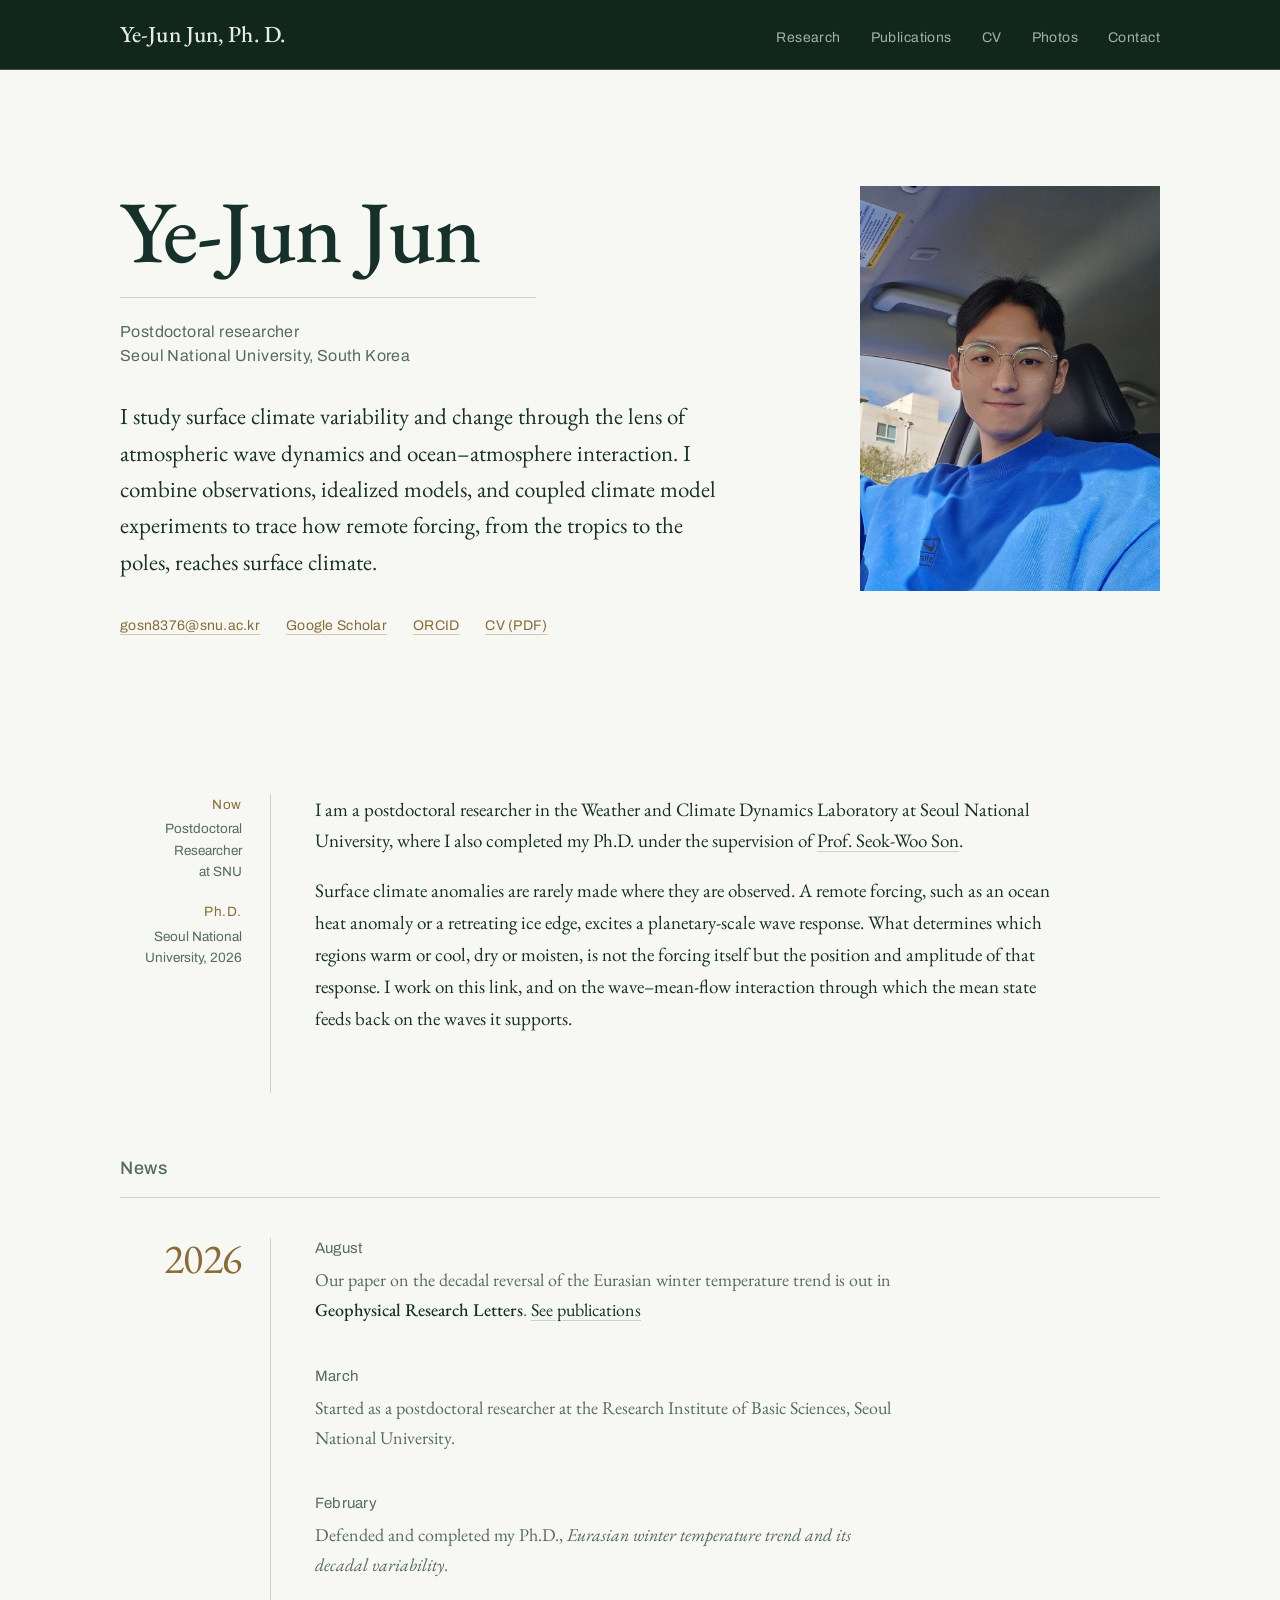
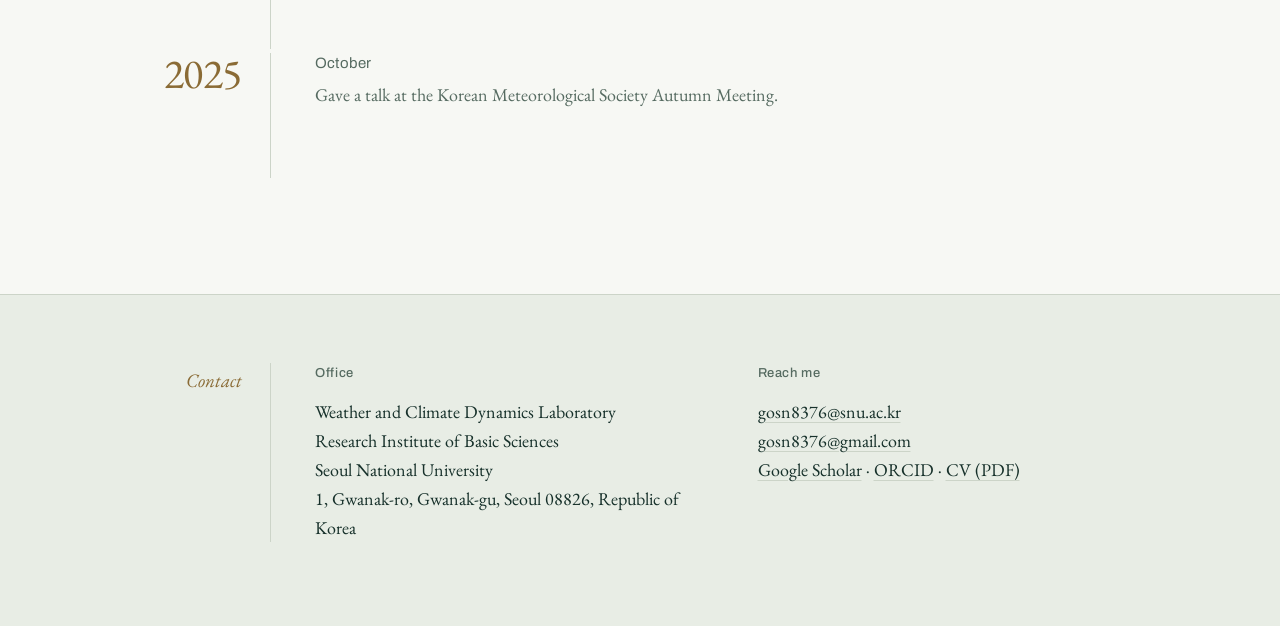
<file: index.html>
<!DOCTYPE html>
<html lang="en">
<head>
<meta charset="utf-8">
<meta name="viewport" content="width=device-width, initial-scale=1">
<title>Ye-Jun Jun, Ph.D.</title>
<meta name="description" content="Ye-Jun Jun — polar climate and large-scale atmospheric dynamics: Eurasian winter temperature variability, Arctic–mid-latitude linkages, and ocean–atmosphere coupling.">
<link rel="preconnect" href="https://fonts.googleapis.com">
<link rel="preconnect" href="https://fonts.gstatic.com" crossorigin>
<link href="https://fonts.googleapis.com/css2?family=Archivo:wght@400;500&family=EB+Garamond:ital,wght@0,400;0,500;0,600;1,400;1,500&display=swap" rel="stylesheet">
<link rel="stylesheet" href="style.css">
</head>
<body>

<a class="skip" href="#main">Skip to content</a>

<!-- ===== Top bar — identical on all five pages ===== -->
<header class="topbar">
  <div class="wrap">
    <a class="wordmark" href="index.html">Ye-Jun Jun, Ph. D.</a>
    <nav class="topnav" aria-label="Main">
      <ul>
        <li><a href="research.html">Research</a></li>
        <li><a href="publications.html">Publications</a></li>
        <li><a href="cv.html">CV</a></li>
        <li><a href="photos.html">Photos</a></li>
        <li><a href="#contact">Contact</a></li>
      </ul>
    </nav>
  </div>
</header>

<section class="hero">
  <div class="wrap">
    <div>

      <h1 class="hero__name">
        Ye-Jun Jun
        <small>Postdoctoral researcher<br>Seoul National University, South Korea</small>
      </h1>

      <p class="hero__statement">
        I study surface climate variability and change through the lens of 
        atmospheric wave dynamics and ocean&ndash;atmosphere interaction. 
        I combine observations, idealized models, and coupled climate model experiments 
        to trace how remote forcing, from the tropics to the poles, reaches surface climate.
      </p>

      <p class="inline-links">
        <a href="mailto:gosn8376@snu.ac.kr">gosn8376@snu.ac.kr</a>
        <a href="https://scholar.google.com/citations?user=_xLb5V4AAAAJ&hl=en&oi=ao/">Google Scholar</a>
        <a href="https://orcid.org/0000-0001-9586-0190/">ORCID</a>
        <a href="cv.pdf">CV (PDF)</a>
      </p>
    </div>

    <img class="hero__portrait" src="images/portrait.jpeg" alt="Ye-Jun Jun">
  </div>
</section>

<main id="main">
<div class="wrap">

  <section class="band">
    <div class="stack">
      <div class="stack__mark">
        <dl class="factsheet">
          <dt>Now</dt>
          <dd>Postdoctoral Researcher<br>at SNU</dd>
          <dt>Ph.D.</dt>
          <dd>Seoul National<br>University, 2026</dd>
        </dl>
      </div>
      <div class="stack__items">
        <div class="prose">
          <p>
            I am a postdoctoral researcher in the Weather and Climate Dynamics
            Laboratory at Seoul National University, where I also completed my
            Ph.D. under the supervision of
            <a href="http://wcd.snu.ac.kr/">Prof. Seok-Woo Son</a>.
          </p>
          <p>
            Surface climate anomalies are rarely made where they are observed. A remote
            forcing, such as an ocean heat anomaly or a retreating
            ice edge, excites a planetary-scale wave response. What
            determines which regions warm or cool, dry or moisten, is not the
            forcing itself but the position and amplitude of that response. I work
            on this link, and on the wave&ndash;mean-flow interaction through which
            the mean state feeds back on the waves it supports.
          </p>
        </div>
      </div>
    </div>
  </section>

  <section class="band">
    <h2 class="band__head">News</h2>

    <div class="stack">
      <div class="stack__mark stack__mark--year">2026</div>
      <div class="stack__items">
        <article class="entry">
          <p class="entry__people">August</p>
          <p class="entry__note">
            Our paper on the decadal reversal of the Eurasian winter temperature
            trend is out in <strong>Geophysical Research Letters</strong>.
            <a href="publications.html">See publications</a>
          </p>
        </article>
        <article class="entry">
          <p class="entry__people">March</p>
          <p class="entry__note">
            Started as a postdoctoral researcher at the Research Institute of Basic
            Sciences, Seoul National University.
          </p>
        </article>
        <article class="entry">
          <p class="entry__people">February</p>
          <p class="entry__note">
            Defended and completed my Ph.D., <em>Eurasian winter temperature trend
            and its decadal variability</em>.
          </p>
        </article>
      </div>
    </div>

    <div class="stack">
      <div class="stack__mark stack__mark--year">2025</div>
      <div class="stack__items">
        <article class="entry">
          <p class="entry__people">October</p>
          <p class="entry__note">
            Gave a talk at the Korean Meteorological Society Autumn Meeting.
          </p>
        </article>
      </div>
    </div>
  </section>

</div>
</main>

<!-- ===== Footer — the "Contact" menu item points here ===== -->
<footer class="footer" id="contact">
  <div class="wrap">
    <p class="footer__label">Contact</p>
    <div class="footer__inner">
      <div class="footer__grid">
        <div>
          <h2>Office</h2>
          <address>
            Weather and Climate Dynamics Laboratory<br>
            Research Institute of Basic Sciences<br>
            Seoul National University<br>
            1, Gwanak-ro, Gwanak-gu, Seoul 08826, Republic of Korea
          </address>
        </div>
        <div>
          <h2>Reach me</h2>
          <address>
            <!-- TODO: replace the four links below with your own profile URLs -->
            <a href="mailto:gosn8376@snu.ac.kr">gosn8376@snu.ac.kr</a><br>
            <a href="mailto:gosn8376@gmail.com">gosn8376@gmail.com</a><br>
            <a href="https://scholar.google.com/citations?user=_xLb5V4AAAAJ&hl=en&oi=ao/">Google Scholar</a> &middot;
            <a href="https://orcid.org/0000-0001-9586-0190/">ORCID</a> &middot;
            <a href="cv.pdf">CV (PDF)</a>
          </address>
        </div>
      </div>
    </div>
  </div>
</footer>

</body>
</html>
</file>
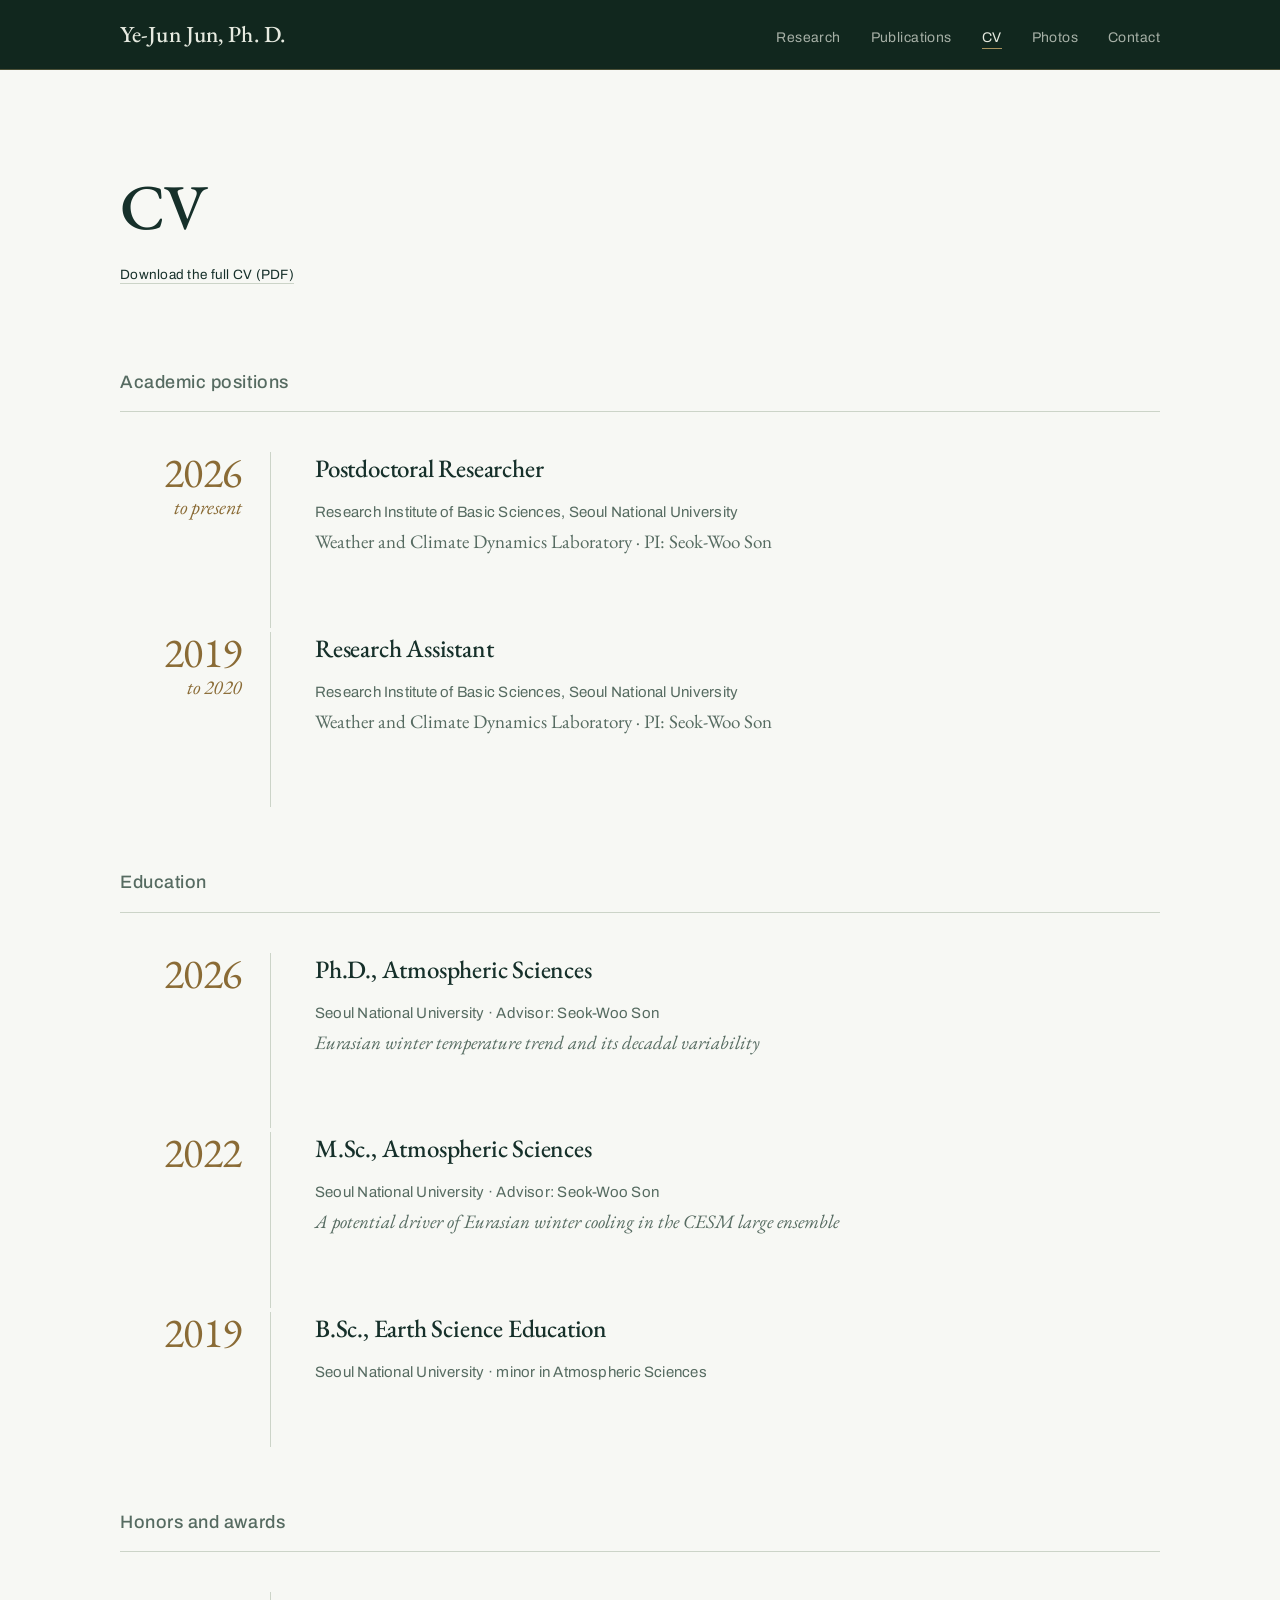
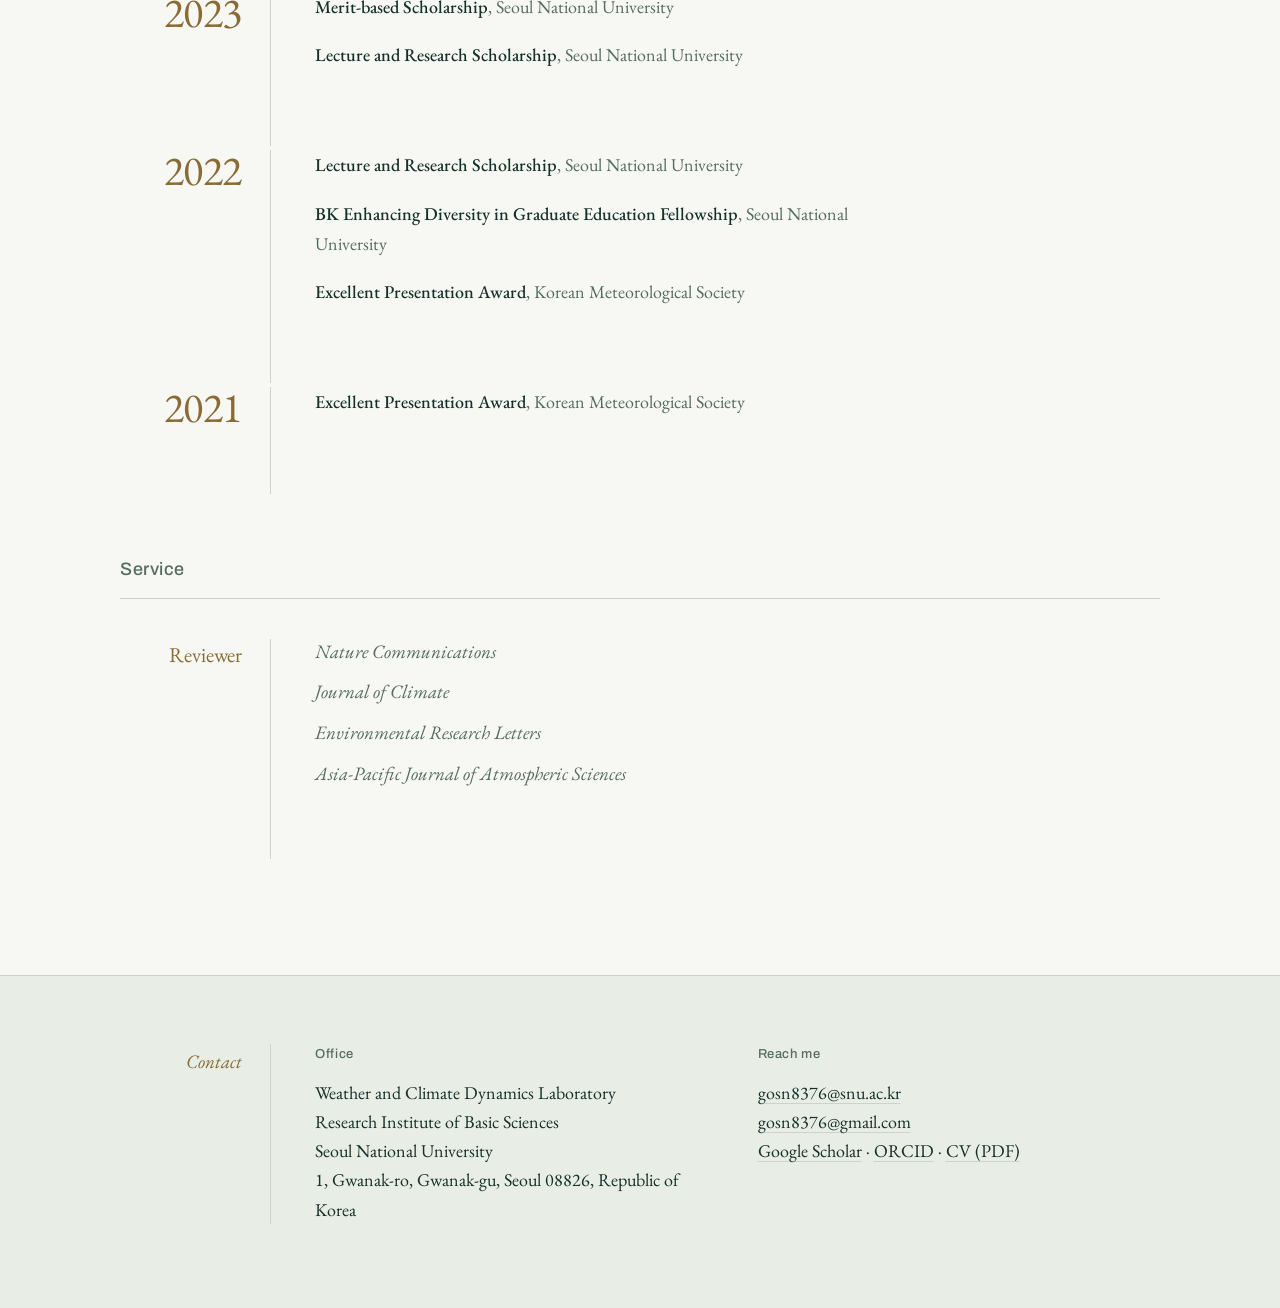
<file: cv.html>
<!DOCTYPE html>
<html lang="en">
<head>
<meta charset="utf-8">
<meta name="viewport" content="width=device-width, initial-scale=1">
<title>CV &middot; Ye-Jun Jun</title>
<meta name="description" content="Positions, education, awards and service of Ye-Jun Jun.">
<link rel="preconnect" href="https://fonts.googleapis.com">
<link rel="preconnect" href="https://fonts.gstatic.com" crossorigin>
<link href="https://fonts.googleapis.com/css2?family=Archivo:wght@400;500&family=EB+Garamond:ital,wght@0,400;0,500;0,600;1,400;1,500&display=swap" rel="stylesheet">
<link rel="stylesheet" href="style.css">
</head>
<body>

<a class="skip" href="#main">Skip to content</a>

<!-- ===== Top bar — identical on all five pages ===== -->
<header class="topbar">
  <div class="wrap">
    <a class="wordmark" href="index.html">Ye-Jun Jun, Ph. D.</a>
    <nav class="topnav" aria-label="Main">
      <ul>
        <li><a href="research.html">Research</a></li>
        <li><a href="publications.html">Publications</a></li>
        <li><a href="cv.html" aria-current="page">CV</a></li>
        <li><a href="photos.html">Photos</a></li>
        <li><a href="#contact">Contact</a></li>
      </ul>
    </nav>
  </div>
</header>

<header class="masthead">
  <div class="wrap">
    <h1 class="page-title">CV</h1>
    <p class="page-note">
      <a href="cv.pdf">Download the full CV (PDF)</a>
    </p>
  </div>
</header>

<main id="main">
<div class="wrap">

  <section class="band">
    <h2 class="band__head">Academic positions</h2>
    <div class="stack">
      <div class="stack__mark stack__mark--year">2026<em>to present</em></div>
      <div class="stack__items">
        <article class="entry">
          <h3 class="entry__title">Postdoctoral Researcher</h3>
          <p class="entry__people">Research Institute of Basic Sciences, Seoul National University</p>
          <p class="entry__venue">Weather and Climate Dynamics Laboratory &middot; PI: Seok-Woo Son</p>
        </article>
      </div>
    </div>
    <div class="stack">
      <div class="stack__mark stack__mark--year">2019<em>to 2020</em></div>
      <div class="stack__items">
        <article class="entry">
          <h3 class="entry__title">Research Assistant</h3>
          <p class="entry__people">Research Institute of Basic Sciences, Seoul National University</p>
          <p class="entry__venue">Weather and Climate Dynamics Laboratory &middot; PI: Seok-Woo Son</p>
        </article>
      </div>
    </div>
  </section>

  <section class="band">
    <h2 class="band__head">Education</h2>
    <div class="stack">
      <div class="stack__mark stack__mark--year">2026</div>
      <div class="stack__items">
        <article class="entry">
          <h3 class="entry__title">Ph.D., Atmospheric Sciences</h3>
          <p class="entry__people">Seoul National University &middot; Advisor: Seok-Woo Son</p>
          <p class="entry__venue entry__venue--italic">Eurasian winter temperature trend and its decadal variability</p>
        </article>
      </div>
    </div>
    <div class="stack">
      <div class="stack__mark stack__mark--year">2022</div>
      <div class="stack__items">
        <article class="entry">
          <h3 class="entry__title">M.Sc., Atmospheric Sciences</h3>
          <p class="entry__people">Seoul National University &middot; Advisor: Seok-Woo Son</p>
          <p class="entry__venue entry__venue--italic">A potential driver of Eurasian winter cooling in the CESM large ensemble</p>
        </article>
      </div>
    </div>
    <div class="stack">
      <div class="stack__mark stack__mark--year">2019</div>
      <div class="stack__items">
        <article class="entry">
          <h3 class="entry__title">B.Sc., Earth Science Education</h3>
          <p class="entry__people">Seoul National University &middot; minor in Atmospheric Sciences</p>
        </article>
      </div>
    </div>
  </section>

  <section class="band">
    <h2 class="band__head">Honors and awards</h2>
    <div class="stack">
      <div class="stack__mark stack__mark--year">2023</div>
      <div class="stack__items">
        <article class="entry">
          <p class="entry__note"><strong>Merit-based Scholarship</strong>, Seoul National University</p>
        </article>
        <article class="entry">
          <p class="entry__note"><strong>Lecture and Research Scholarship</strong>, Seoul National University</p>
        </article>
      </div>
    </div>

    <div class="stack">
      <div class="stack__mark stack__mark--year">2022</div>
      <div class="stack__items">
        <article class="entry">
          <p class="entry__note"><strong>Lecture and Research Scholarship</strong>, Seoul National University</p>
        </article>
        <article class="entry">
          <p class="entry__note"><strong>BK Enhancing Diversity in Graduate Education Fellowship</strong>, Seoul National University</p>
        </article>
        <article class="entry">
          <p class="entry__note"><strong>Excellent Presentation Award</strong>, Korean Meteorological Society</p>
        </article>
      </div>
    </div>

    <div class="stack">
      <div class="stack__mark stack__mark--year">2021</div>
      <div class="stack__items">
        <article class="entry">
          <p class="entry__note"><strong>Excellent Presentation Award</strong>, Korean Meteorological Society</p>
        </article>
      </div>
    </div>
  </section>

  <section class="band">
    <h2 class="band__head">Service</h2>
    <div class="stack">
      <div class="stack__mark stack__mark--label">Reviewer</div>
      <div class="stack__items">
        <article class="entry">
          <p class="entry__venue entry__venue--italic">Nature Communications</p>
          <p class="entry__venue entry__venue--italic">Journal of Climate</p>
          <p class="entry__venue entry__venue--italic">Environmental Research Letters</p>
          <p class="entry__venue entry__venue--italic">Asia-Pacific Journal of Atmospheric Sciences</p>
        </article>
      </div>
    </div>
  </section>

  <!--
    TEACHING: your CV still has two placeholder lines here. Once you fill them
    in, copy this block back in, fill the courses and delete the comment marks.

  <section class="band">
    <h2 class="band__head">Teaching</h2>
    <div class="stack">
      <div class="stack__mark stack__mark--label">Year<b>semester</b></div>
      <div class="stack__items">
        <article class="entry">
          <h3 class="entry__title">Course name</h3>
          <p class="entry__people">Teaching assistant &middot; Seoul National University</p>
        </article>
      </div>
    </div>
  </section>
  -->

</div>
</main>

<!-- ===== Footer — the "Contact" menu item points here ===== -->
<footer class="footer" id="contact">
  <div class="wrap">
    <p class="footer__label">Contact</p>
    <div class="footer__inner">
      <div class="footer__grid">
        <div>
          <h2>Office</h2>
          <address>
            Weather and Climate Dynamics Laboratory<br>
            Research Institute of Basic Sciences<br>
            Seoul National University<br>
            1, Gwanak-ro, Gwanak-gu, Seoul 08826, Republic of Korea
          </address>
        </div>
        <div>
          <h2>Reach me</h2>
          <address>
            <a href="mailto:gosn8376@snu.ac.kr">gosn8376@snu.ac.kr</a><br>
            <a href="mailto:gosn8376@gmail.com">gosn8376@gmail.com</a><br>
            <a href="https://scholar.google.com/citations?user=_xLb5V4AAAAJ&amp;hl=en">Google Scholar</a> &middot;
            <a href="https://orcid.org/0000-0001-9586-0190">ORCID</a> &middot;
            <a href="cv.pdf">CV (PDF)</a>
          </address>
        </div>
      </div>
    </div>
  </div>
</footer>

</body>
</html>
</file>
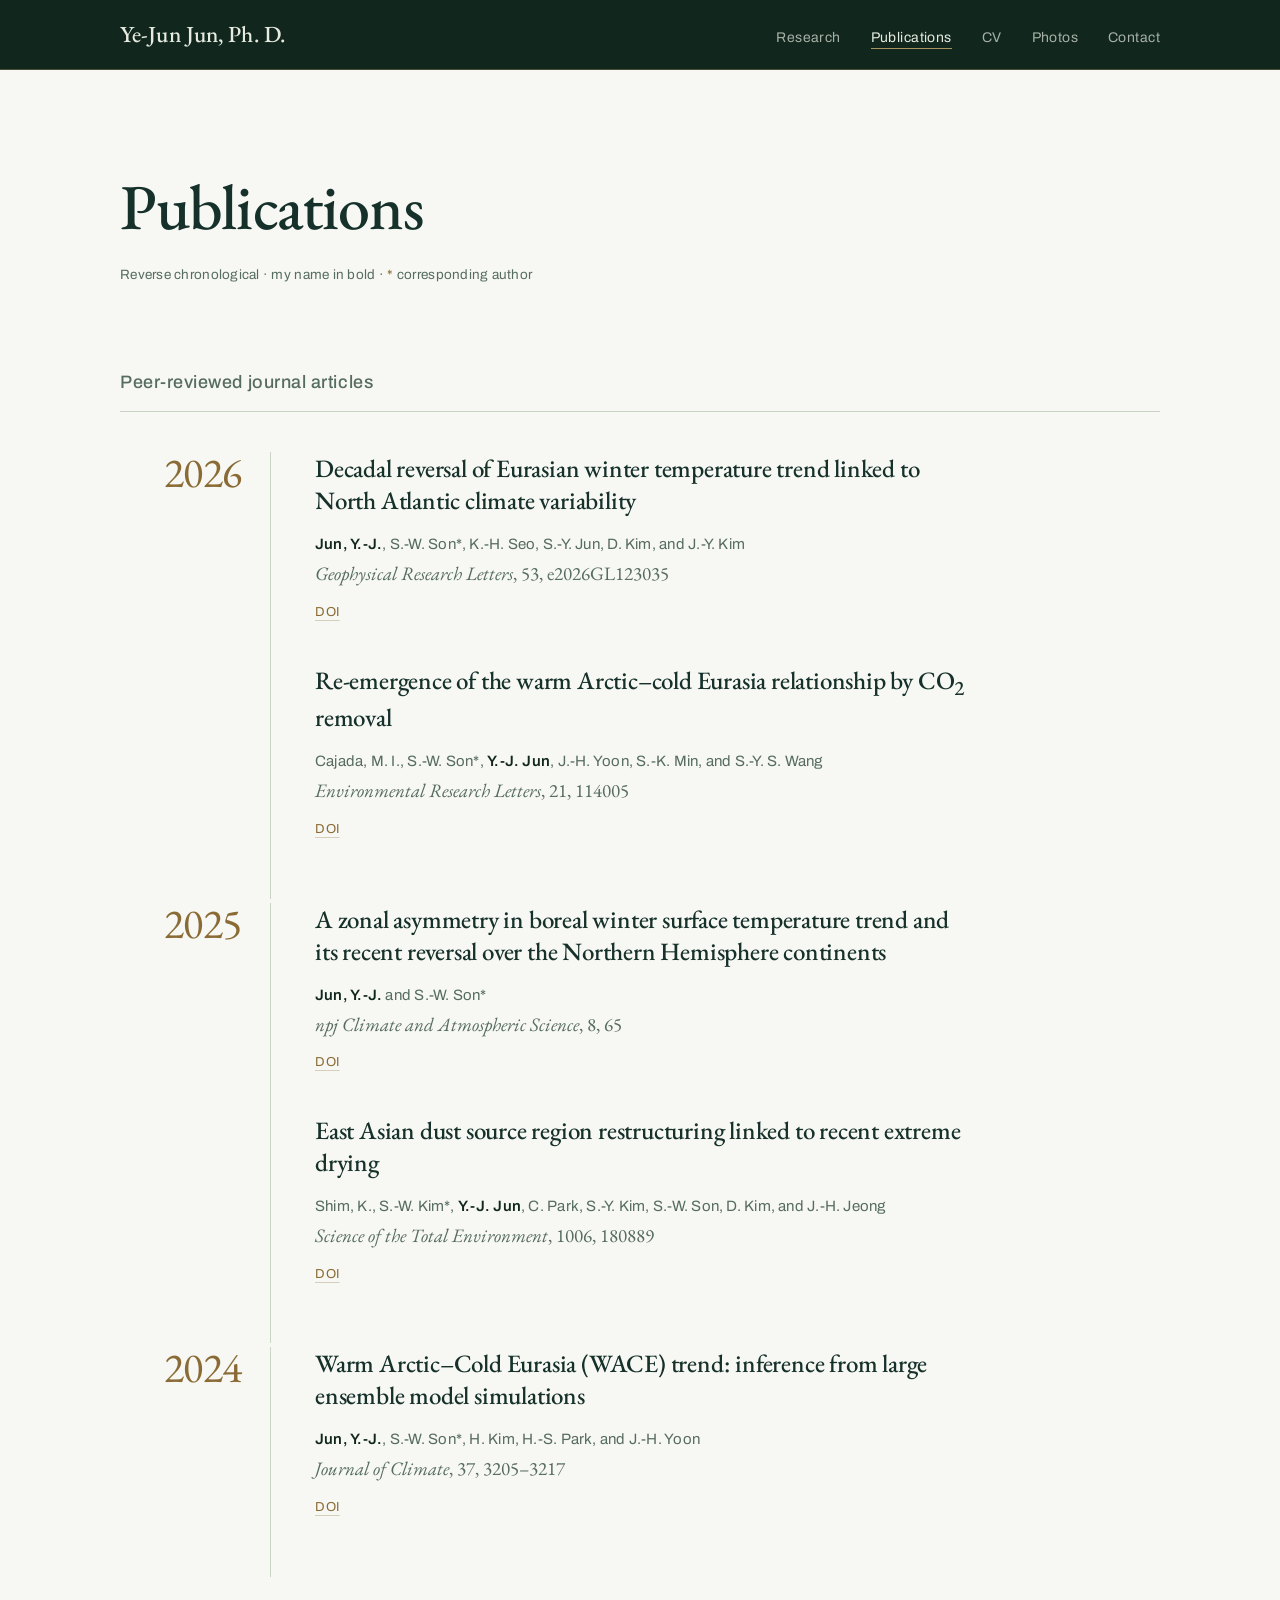
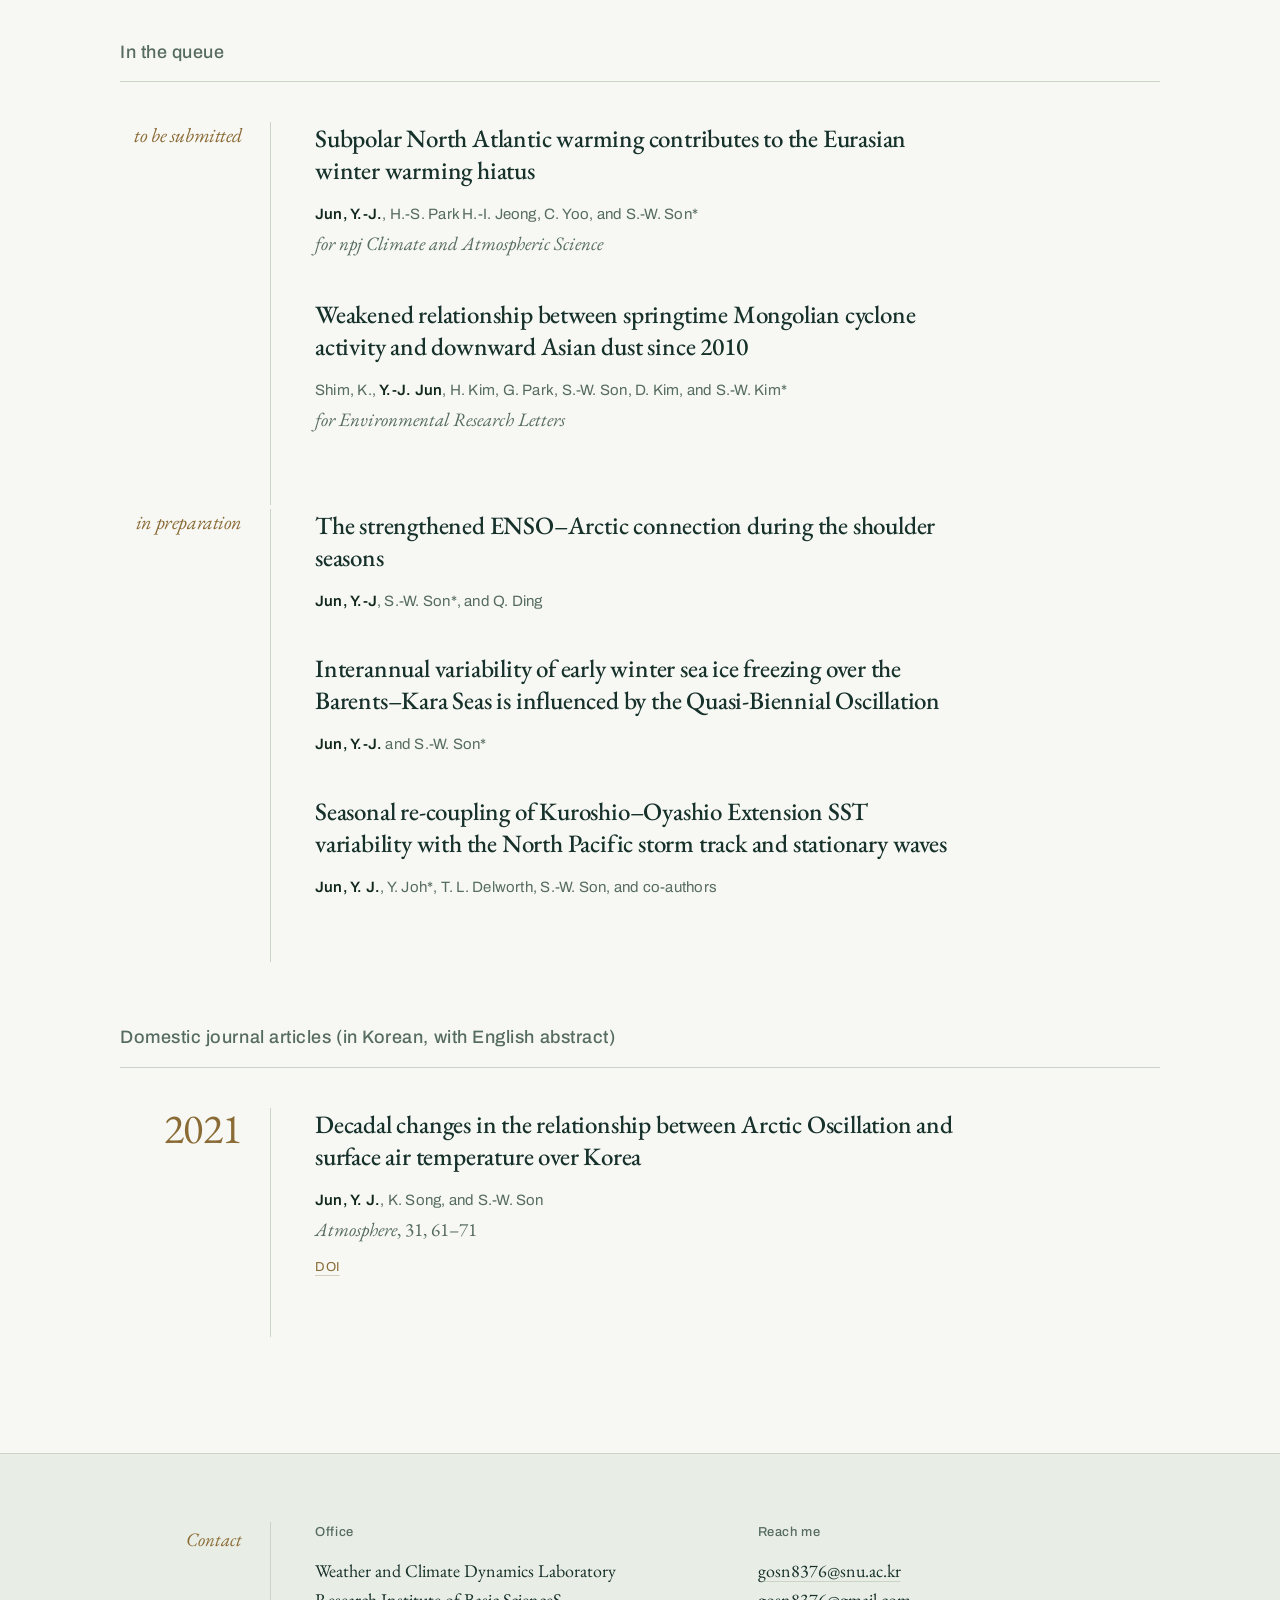
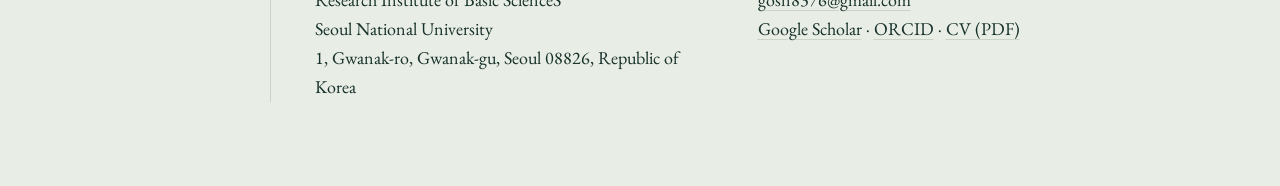
<file: publications.html>
<!DOCTYPE html>
<html lang="en">
<head>
<meta charset="utf-8">
<meta name="viewport" content="width=device-width, initial-scale=1">
<title>Publications &middot; Ye-Jun Jun</title>
<meta name="description" content="Peer-reviewed publications and conference presentations of Ye-Jun Jun.">
<link rel="preconnect" href="https://fonts.googleapis.com">
<link rel="preconnect" href="https://fonts.gstatic.com" crossorigin>
<link href="https://fonts.googleapis.com/css2?family=Archivo:wght@400;500&family=EB+Garamond:ital,wght@0,400;0,500;0,600;1,400;1,500&display=swap" rel="stylesheet">
<link rel="stylesheet" href="style.css">
</head>
<body>

<a class="skip" href="#main">Skip to content</a>

<!-- ===== Top bar — identical on all five pages ===== -->
<header class="topbar">
  <div class="wrap">
    <a class="wordmark" href="index.html">Ye-Jun Jun, Ph. D.</a>
    <nav class="topnav" aria-label="Main">
      <ul>
        <li><a href="research.html">Research</a></li>
        <li><a href="publications.html" aria-current="page">Publications</a></li>
        <li><a href="cv.html">CV</a></li>
        <li><a href="photos.html">Photos</a></li>
        <li><a href="#contact">Contact</a></li>
      </ul>
    </nav>
  </div>
</header>

<header class="masthead">
  <div class="wrap">
    <h1 class="page-title">Publications</h1>
    <p class="page-note">
      Reverse chronological &middot; my name in bold &middot;
      <span class="mark">*</span> corresponding author
    </p>
  </div>
</header>

<main id="main">
<div class="wrap">

  <section class="band">
    <h2 class="band__head">Peer-reviewed journal articles</h2>

    <div class="stack">
      <div class="stack__mark stack__mark--year">2026</div>
      <div class="stack__items">
        <article class="entry">
          <h3 class="entry__title">
            Decadal reversal of Eurasian winter temperature trend linked to North Atlantic climate variability
          </h3>
          <p class="entry__people"><span class="me">Jun, Y.-J.</span>, S.-W. Son*, K.-H. Seo, S.-Y. Jun, D. Kim, and J.-Y. Kim</p>
          <p class="entry__venue entry__venue--italic">Geophysical Research Letters<b>, 53, e2026GL123035</b></p>
          <p class="links"><a href="https://doi.org/10.1029/2026GL123035">DOI</a></p>
        </article>

        <article class="entry">
          <h3 class="entry__title">
            Re-emergence of the warm Arctic&ndash;cold Eurasia relationship by CO<sub>2</sub> removal
          </h3>
          <p class="entry__people">Cajada, M. I., S.-W. Son*, <span class="me">Y.-J. Jun</span>, J.-H. Yoon, S.-K. Min, and S.-Y. S. Wang</p>
          <p class="entry__venue entry__venue--italic">Environmental Research Letters<b>, 21, 114005</b></p>
          <p class="links"><a href="https://doi.org/10.1088/1748-9326/ae6dd7">DOI</a></p>
        </article>
      </div>
    </div>

    <div class="stack">
      <div class="stack__mark stack__mark--year">2025</div>
      <div class="stack__items">
        <article class="entry">
          <h3 class="entry__title">
            A zonal asymmetry in boreal winter surface temperature trend and its recent reversal over the Northern Hemisphere continents
          </h3>
          <p class="entry__people"><span class="me">Jun, Y.-J.</span> and S.-W. Son*</p>
          <p class="entry__venue entry__venue--italic">npj Climate and Atmospheric Science<b>, 8, 65</b></p>
          <p class="links"><a href="https://doi.org/10.1038/s41612-025-00963-8">DOI</a></p>
        </article>

        <article class="entry">
          <h3 class="entry__title">
            East Asian dust source region restructuring linked to recent extreme drying
          </h3>
          <p class="entry__people">Shim, K., S.-W. Kim*, <span class="me">Y.-J. Jun</span>, C. Park, S.-Y. Kim, S.-W. Son, D. Kim, and J.-H. Jeong</p>
          <p class="entry__venue entry__venue--italic">Science of the Total Environment<b>, 1006, 180889</b></p>
          <p class="links"><a href="https://doi.org/10.1016/j.scitotenv.2025.180889">DOI</a></p>
        </article>
      </div>
    </div>

    <div class="stack">
      <div class="stack__mark stack__mark--year">2024</div>
      <div class="stack__items">
        <article class="entry">
          <h3 class="entry__title">
            Warm Arctic&ndash;Cold Eurasia (WACE) trend: inference from large ensemble model simulations
          </h3>
          <p class="entry__people"><span class="me">Jun, Y.-J.</span>, S.-W. Son*, H. Kim, H.-S. Park, and J.-H. Yoon</p>
          <p class="entry__venue entry__venue--italic">Journal of Climate<b>, 37, 3205&ndash;3217</b></p>
          <p class="links"><a href="https://doi.org/10.1175/JCLI-D-23-0491.1">DOI</a></p>
        </article>
      </div>
    </div>
  </section>

  <section class="band">
    <h2 class="band__head">In the queue</h2>

    <div class="stack">
      <div class="stack__mark stack__mark--year"><em>to be submitted</em></div>
      <div class="stack__items">
        <article class="entry">
          <h3 class="entry__title">
            Subpolar North Atlantic warming contributes to the Eurasian winter warming hiatus
          </h3>
          <p class="entry__people"><span class="me">Jun, Y.-J.</span>, H.-S. Park H.-I. Jeong, C. Yoo, and S.-W. Son*</p>
          <p class="entry__venue entry__venue--italic">for <em>npj Climate and Atmospheric Science</em></p>
        </article>

        <article class="entry">
          <h3 class="entry__title">
            Weakened relationship between springtime Mongolian cyclone activity and downward Asian dust since 2010
          </h3>
          <p class="entry__people">Shim, K., <span class="me">Y.-J. Jun</span>, H. Kim, G. Park, S.-W. Son, D. Kim, and S.-W. Kim*</p>
          <p class="entry__venue entry__venue--italic">for <em>Environmental Research Letters</em></p>
        </article>
      </div>
    </div>

    <div class="stack">
      <div class="stack__mark stack__mark--year"><em>in preparation</em></div>
      <div class="stack__items">
        <article class="entry">
          <h3 class="entry__title">
            The strengthened ENSO&ndash;Arctic connection during the shoulder seasons
          </h3>
          <p class="entry__people"><span class="me">Jun, Y.-J</span>, S.-W. Son*, and Q. Ding</p>
        </article>
        
        <article class="entry">
          <h3 class="entry__title">
            Interannual variability of early winter sea ice freezing over the Barents&ndash;Kara Seas is influenced by the Quasi-Biennial Oscillation
          </h3>
          <p class="entry__people"><span class="me">Jun, Y.-J.</span> and S.-W. Son*</p>
        </article>

        <article class="entry">
          <h3 class="entry__title">
            Seasonal re-coupling of Kuroshio&ndash;Oyashio Extension SST variability with the North Pacific storm track and stationary waves
          </h3>
          <p class="entry__people"><span class="me">Jun, Y. J.</span>, Y. Joh*, T. L. Delworth, S.-W. Son, and co-authors</p>
        </article>
      </div>
    </div>
  </section>

  <section class="band">
    <h2 class="band__head">Domestic journal articles (in Korean, with English abstract)</h2>

    <div class="stack">
      <div class="stack__mark stack__mark--year">2021</div>
      <div class="stack__items">
        <article class="entry">
          <h3 class="entry__title">
            Decadal changes in the relationship between Arctic Oscillation and surface air temperature over Korea
          </h3>
          <p class="entry__people"><span class="me">Jun, Y. J.</span>, K. Song, and S.-W. Son</p>
          <p class="entry__venue entry__venue--italic">Atmosphere<b>, 31, 61&ndash;71</b></p>
          <p class="links"><a href="https://doi.org/10.14191/Atmos.2021.31.1.061">DOI</a></p>
        </article>
      </div>
    </div>
  </section>

</div>
</main>

<!-- ===== Footer — the "Contact" menu item points here ===== -->
<footer class="footer" id="contact">
  <div class="wrap">
    <p class="footer__label">Contact</p>
    <div class="footer__inner">
      <div class="footer__grid">
        <div>
          <h2>Office</h2>
          <address>
            Weather and Climate Dynamics Laboratory<br>
            Research Institute of Basic ScienceS<br>
            Seoul National University<br>
            1, Gwanak-ro, Gwanak-gu, Seoul 08826, Republic of Korea
          </address>
        </div>
        <div>
          <h2>Reach me</h2>
          <address>
            <!-- TODO: replace the four links below with your own profile URLs -->
            <a href="mailto:gosn8376@snu.ac.kr">gosn8376@snu.ac.kr</a><br>
            <a href="mailto:gosn8376@gmail.com">gosn8376@gmail.com</a><br>
            <a href="https://scholar.google.com/citations?user=_xLb5V4AAAAJ&hl=en&oi=ao/">Google Scholar</a> &middot;
            <a href="https://orcid.org/0000-0001-9586-0190/">ORCID</a> &middot;
            <a href="cv.pdf">CV (PDF)</a>
          </address>
        </div>
      </div>
    </div>
  </div>
</footer>

</body>
</html>
</file>
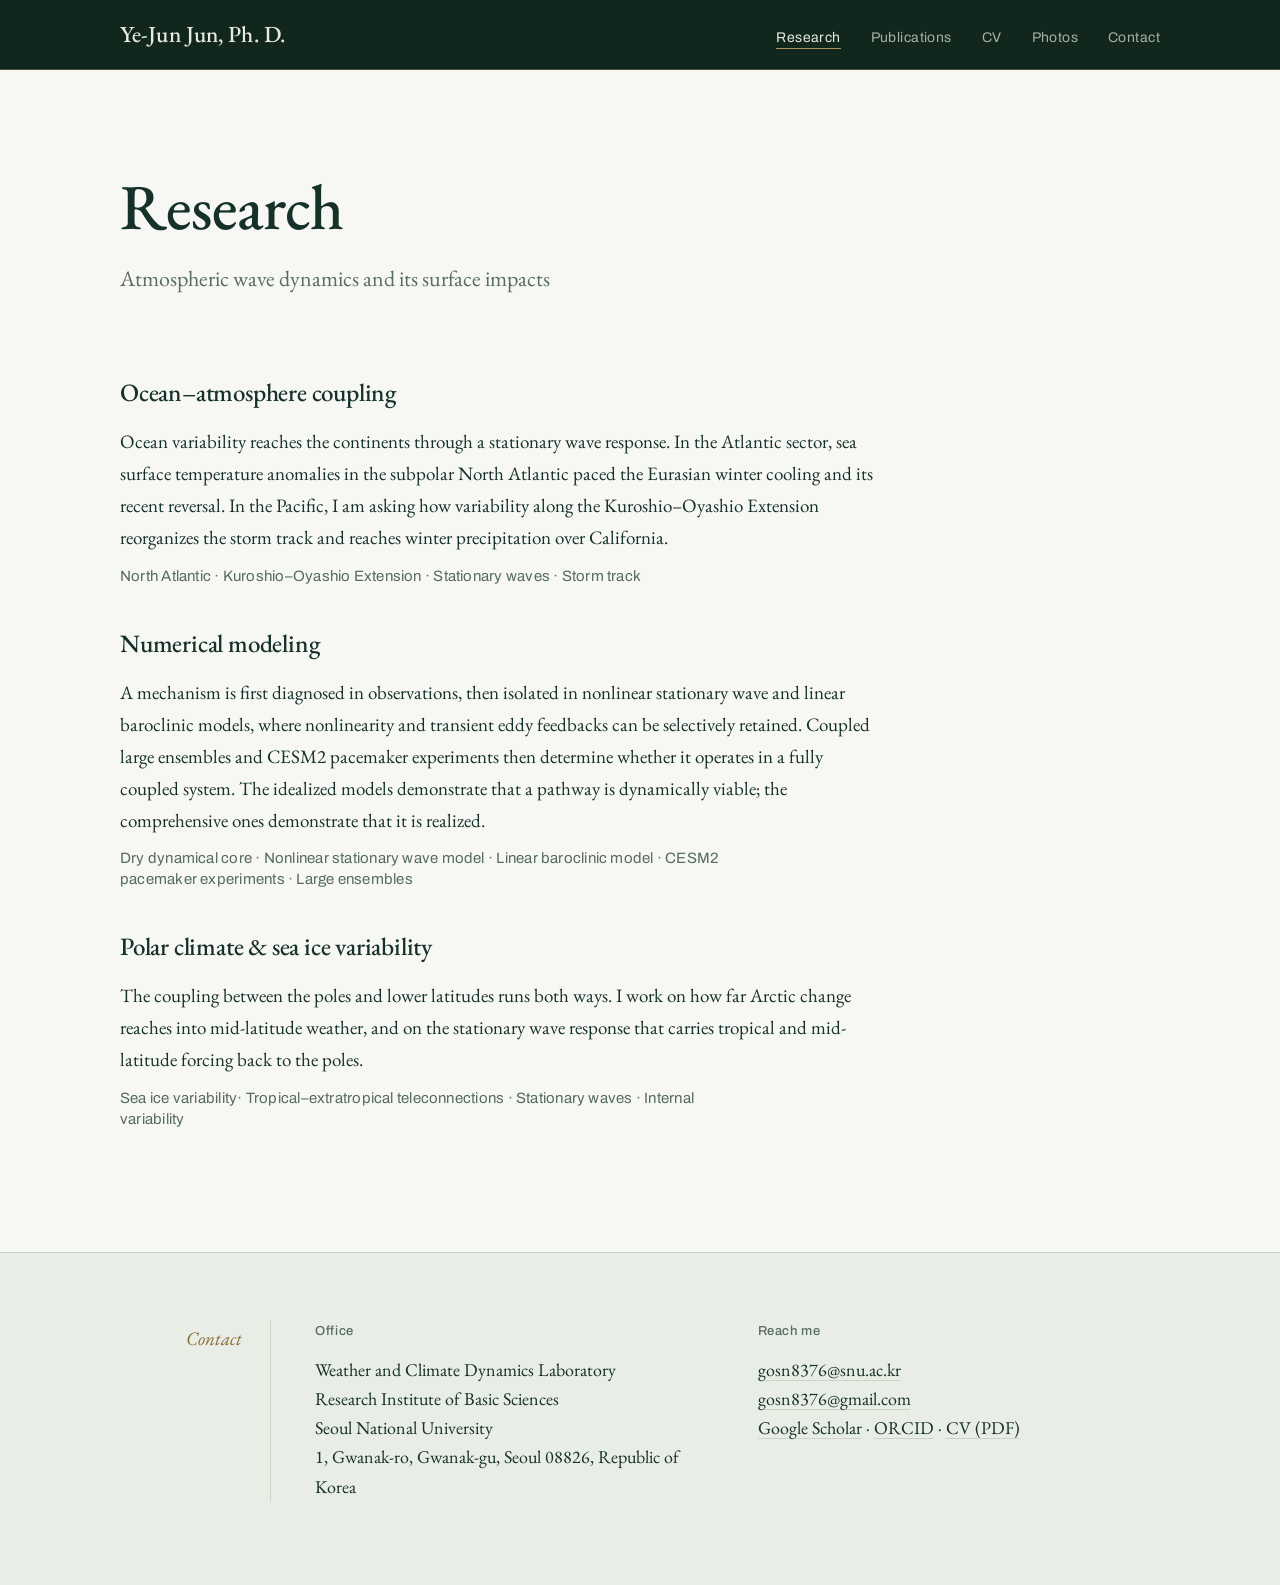
<file: research.html>
<!DOCTYPE html>
<html lang="en">
<head>
<meta charset="utf-8">
<meta name="viewport" content="width=device-width, initial-scale=1">
<title>Research &middot; Ye-Jun Jun</title>
<meta name="description" content="Eurasian winter temperature variability, the Kuroshio–Oyashio Extension and the North Pacific storm track, and the QBO's influence on Barents–Kara sea ice.">
<link rel="preconnect" href="https://fonts.googleapis.com">
<link rel="preconnect" href="https://fonts.gstatic.com" crossorigin>
<link href="https://fonts.googleapis.com/css2?family=Archivo:wght@400;500&family=EB+Garamond:ital,wght@0,400;0,500;0,600;1,400;1,500&display=swap" rel="stylesheet">
<link rel="stylesheet" href="style.css">
</head>
<body>

<a class="skip" href="#main">Skip to content</a>

<!-- ===== Top bar — identical on all five pages ===== -->
<header class="topbar">
  <div class="wrap">
    <a class="wordmark" href="index.html">Ye-Jun Jun, Ph. D.</a>
    <nav class="topnav" aria-label="Main">
      <ul>
        <li><a href="research.html" aria-current="page">Research</a></li>
        <li><a href="publications.html">Publications</a></li>
        <li><a href="cv.html">CV</a></li>
        <li><a href="photos.html">Photos</a></li>
        <li><a href="#contact">Contact</a></li>
      </ul>
    </nav>
  </div>
</header>

<header class="masthead">
  <div class="wrap">
    <h1 class="page-title">Research</h1>
    <p class="page-lede">
      Atmospheric wave dynamics and its surface impacts
    </p>
  </div>
</header>

<main id="main">
<div class="wrap">

  <section class="band">

    <article class="entry">
      <h2 class="entry__title">Ocean&ndash;atmosphere coupling</h2>
      <div class="prose">
        <p>
          Ocean variability reaches the continents through a stationary wave response.
          In the Atlantic sector, sea surface temperature anomalies in the subpolar
          North Atlantic paced the Eurasian winter cooling and its recent
          reversal. In the Pacific, I am asking how variability along the
          Kuroshio&ndash;Oyashio Extension reorganizes the storm track and reaches
          winter precipitation over California.
        </p>
      </div>
      <p class="entry__people entry__tags">North Atlantic &middot; Kuroshio&ndash;Oyashio Extension &middot; Stationary waves &middot; Storm track</p>
    </article>

    <article class="entry">
      <h2 class="entry__title">Numerical modeling</h2>
      <div class="prose">
        <p>
          A mechanism is first diagnosed in observations, then isolated in nonlinear stationary
          wave and linear baroclinic models, where nonlinearity and transient eddy
          feedbacks can be selectively retained. Coupled large ensembles and CESM2 pacemaker
          experiments then determine whether it operates in a fully coupled system.
          The idealized models demonstrate that a pathway is dynamically viable; the
          comprehensive ones demonstrate that it is realized.
        </p>
      </div>
      <p class="entry__people entry__tags">Dry dynamical core &middot; Nonlinear stationary wave model &middot; Linear baroclinic model &middot; CESM2 pacemaker experiments &middot; Large ensembles</p>
    </article>
    
    <article class="entry">
      <h2 class="entry__title">Polar climate &amp; sea ice variability</h2>
      <div class="prose">
        <p>
          The coupling between the poles and lower latitudes runs both ways. I work on
          how far Arctic change reaches into mid-latitude weather, and on the
          stationary wave response that carries tropical and mid-latitude forcing back to the
          poles.
        </p>
      </div>
      <p class="entry__people entry__tags">Sea ice variability&middot; Tropical&ndash;extratropical teleconnections &middot; Stationary waves &middot; Internal variability</p>
    </article>

  </section>

</div>
</main>

<!-- ===== Footer — the "Contact" menu item points here ===== -->
<footer class="footer" id="contact">
  <div class="wrap">
    <p class="footer__label">Contact</p>
    <div class="footer__inner">
      <div class="footer__grid">
        <div>
          <h2>Office</h2>
          <address>
            Weather and Climate Dynamics Laboratory<br>
            Research Institute of Basic Sciences<br>
            Seoul National University<br>
            1, Gwanak-ro, Gwanak-gu, Seoul 08826, Republic of Korea
          </address>
        </div>
        <div>
          <h2>Reach me</h2>
          <address>
            <!-- TODO: replace the four links below with your own profile URLs -->
            <a href="mailto:gosn8376@snu.ac.kr">gosn8376@snu.ac.kr</a><br>
            <a href="mailto:gosn8376@gmail.com">gosn8376@gmail.com</a><br>
            <a href="https://scholar.google.com/citations?user=_xLb5V4AAAAJ&hl=en&oi=ao/">Google Scholar</a> &middot;
            <a href="https://orcid.org/0000-0001-9586-0190/">ORCID</a> &middot;
            <a href="cv.pdf">CV (PDF)</a>
          </address>
        </div>
      </div>
    </div>
  </div>
</footer>

</body>
</html>
</file>
<file: style.css>
/* ============================================================
   Personal academic site — shared stylesheet
   Change the :root values below to restyle the whole site.
   ============================================================ */

:root {
  --ink:      #16302a;  /* deep green-black — body text */
  --ink-soft: #566b61;  /* muted green-grey — secondary text */
  --forest:   #11271e;  /* darkest green — top bar */
  --paper:    #f7f8f4;  /* page background */
  --panel:    #e8ede5;  /* footer and panel fills */
  --rule:     #ccd4c8;  /* hairlines */
  --brass:    #8a6b35;  /* antique brass — years, marks, small links */
  --brass-dim:#a8935f;  /* brass on dark */
  --on-dark:  #e6eae0;  /* text on the forest bar */

  --serif: "EB Garamond", Garamond, Georgia, "Times New Roman", serif;
  --sans:  "Archivo", -apple-system, "Helvetica Neue", Arial, sans-serif;

  --pad: 40px;          /* page gutter */
  --mark: 150px;        /* left column holding years and labels */
  --mark-gap: 44px;     /* space between the hairline and the content */
}

*, *::before, *::after { box-sizing: border-box; }
html { -webkit-text-size-adjust: 100%; scroll-behavior: smooth; }

body {
  margin: 0;
  background: var(--paper);
  color: var(--ink);
  font-family: var(--serif);
  font-size: 19px;
  line-height: 1.68;
  -webkit-font-smoothing: antialiased;
}

a { color: var(--ink); text-underline-offset: 4px; text-decoration-thickness: 1px;
    text-decoration-color: var(--rule); }
a:hover { text-decoration-color: var(--brass); }

:focus-visible { outline: 2px solid var(--brass); outline-offset: 4px; }

img { max-width: 100%; display: block; }

.wrap { max-width: 1120px; margin: 0 auto; padding: 0 var(--pad); }

.skip { position: absolute; left: -9999px; background: var(--paper);
        color: var(--ink); padding: 10px 16px; z-index: 99; }
.skip:focus { left: 12px; top: 12px; }

/* ---------- top bar ---------- */

.topbar {
  background: var(--forest);
  border-bottom: 1px solid rgba(168, 147, 95, .38);  /* the brass hairline */
  position: sticky; top: 0; z-index: 20;
}

.topbar .wrap {
  display: flex; align-items: baseline; justify-content: space-between;
  gap: 28px; min-height: 66px; padding-top: 15px; padding-bottom: 15px;
}

.wordmark {
  font-family: var(--serif);
  font-size: 23px; font-weight: 500; letter-spacing: .005em;
  color: var(--on-dark); text-decoration: none; white-space: nowrap;
}

.topnav ul { list-style: none; margin: 0; padding: 0;
             display: flex; gap: 30px; flex-wrap: wrap; }
.topnav a {
  font-family: var(--sans); font-size: 14px; letter-spacing: .03em;
  color: var(--on-dark); opacity: .7; text-decoration: none;
  padding-bottom: 3px; border-bottom: 1px solid transparent;
}
.topnav a:hover { opacity: 1; border-bottom-color: rgba(168,147,95,.6); }
.topnav a[aria-current="page"] { opacity: 1; border-bottom-color: var(--brass-dim); }

/* ---------- home hero ---------- */

.hero { padding: 116px 0 96px; }

.hero .wrap {
  display: grid; grid-template-columns: minmax(0, 1fr) 300px;
  gap: 64px; align-items: start;
}

.eyebrow {
  font-family: var(--sans);
  font-size: 13.5px; letter-spacing: .06em;
  color: var(--brass);
  margin: 0 0 30px;
}

.hero__name {
  font-size: clamp(50px, 8.4vw, 88px);
  font-weight: 500; line-height: 1.02; letter-spacing: -0.014em;
  margin: 0 0 30px;
}
.hero__name small {
  display: block;
  font-family: var(--sans);
  font-size: clamp(14px, 1.7vw, 16px);
  font-weight: 400; letter-spacing: .025em; line-height: 1.5;
  color: var(--ink-soft);
  margin-top: 22px; padding-top: 22px;
  border-top: 1px solid var(--rule);
  max-width: 26em;
}

.hero__statement { font-size: 23px; line-height: 1.58; max-width: 26em; margin: 0 0 34px; }

.hero__portrait { background: var(--panel); width: 100%; }

.inline-links {
  display: flex; flex-wrap: wrap; gap: 10px 26px;
  font-family: var(--sans); font-size: 14px; letter-spacing: .02em;
  margin: 0;
}
.inline-links a { color: var(--brass); text-decoration-color: rgba(138,107,53,.35); }
.inline-links a:hover { text-decoration-color: var(--brass); }

/* ---------- page masthead ---------- */

.masthead { padding: 104px 0 20px; }

.page-title {
  font-size: clamp(40px, 6.4vw, 64px);
  font-weight: 500; line-height: 1.04; letter-spacing: -0.014em;
  margin: 0;
}

.page-lede { font-size: 22px; line-height: 1.55; color: var(--ink-soft);
             max-width: 27em; margin: 22px 0 0; }

.page-note { font-family: var(--sans); font-size: 13.5px; letter-spacing: .02em;
             color: var(--ink-soft); margin: 24px 0 0; }
.page-note .mark { color: var(--brass); }

/* ---------- the stack: a marked left column against a hairline ---------- */

.band { padding: 60px 0 0; }
.band:last-of-type { padding-bottom: 20px; }

.band__head {
  font-family: var(--sans);
  font-size: 18px; font-weight: 500; letter-spacing: .03em;
  color: var(--ink-soft);
  margin: 0 0 40px; padding-bottom: 14px;
  border-bottom: 1px solid var(--rule);
}

.stack { display: grid; grid-template-columns: var(--mark) minmax(0, 1fr); }
.stack + .stack { margin-top: 4px; }

.stack__mark {
  align-self: start;
  position: sticky; top: 96px;
  text-align: right; padding-right: 28px;
  color: var(--brass);
}

/* big year numerals for publication groups */
.stack__mark--year {
  font-size: clamp(30px, 3.6vw, 42px);
  line-height: 1; letter-spacing: -0.01em;
  padding-top: 0px;
  font-variant-numeric: tabular-nums;
}
.stack__mark--year em { display: block; font-size: 20px; font-style: italic; line-height: 1.3; }

/* words and date ranges */
.stack__mark--label { font-size: 21px; line-height: 1.35; padding-top: 2px;
                      font-variant-numeric: tabular-nums; }
.stack__mark--label b { display: block; font-weight: 400; font-style: italic;
                        font-size: 16px; color: var(--ink-soft); margin-top: 2px; }

.stack__items {
  border-left: 1px solid var(--rule);
  padding: 0 0 58px var(--mark-gap);
}

/* ---------- an entry inside a stack ---------- */

.entry { margin: 0 0 40px; }
.entry:last-child { margin-bottom: 0; }
.entry:has(> .entry__note:only-child) { margin-bottom: 18px; }

.entry__title {
  font-size: 25px; font-weight: 500; line-height: 1.28; letter-spacing: -0.008em;
  margin: 0 0 18px; max-width: 26em;
}

.entry__people {
  font-family: var(--sans); font-size: 15px; letter-spacing: .015em; line-height: 1.4;
  color: var(--ink-soft); margin: 0 0 6px; max-width: 40em;
}
.entry__people .me { color: var(--forest); font-weight: 600; }
.entry__people .mark { color: var(--brass); }

.entry__venue { font-style: normal; font-size: 19px; color: var(--ink-soft); line-height: 1.4;
                margin: 0 0 14px; max-width: 34em; }
.entry__venue b { font-weight: 400; font-style: normal; }

/* italic journal and thesis titles — must come after .entry__venue */
.entry__venue.entry__venue--italic { font-style: italic; }

.entry__note { font-size: 18px; color: var(--ink-soft); margin: 0 0 10px; max-width: 32em; }
.entry__note strong { color: var(--ink); font-weight: 500; }
.entry__note + .entry__note { margin-top: -4px; }

.entry__tags { margin-top: 12px; }
.status { font-style: italic; color: var(--brass); font-size: 19px; }

.links { display: flex; flex-wrap: wrap; gap: 8px 22px; margin: 0;
         font-family: var(--sans); font-size: 13px; letter-spacing: .04em; }
.links a { color: var(--brass); text-decoration-color: rgba(138,107,53,.3); }
.links a:hover { text-decoration-color: var(--brass); }

/* long-form prose on the research page */
.prose { font-size: 19px; max-width: 40em; margin: 0; }
.prose p { margin: 0 0 18px; }
.prose p:last-child { margin-bottom: 0; }

/* affiliation block on the home page */
.factsheet { font-family: var(--sans); font-size: 13.5px; line-height: 1.6;
             color: var(--ink-soft); margin: 0; text-align: right; }
.factsheet dt { color: var(--brass); letter-spacing: .04em; margin-top: 18px; }
.factsheet dt:first-child { margin-top: 0; }
.factsheet dd { margin: 3px 0 0; }

/* ---------- images ---------- */

.figure { margin: 0 0 34px; }
.figure img { width: 100%; background: var(--panel); }
.figure figcaption { font-style: italic; font-size: 17px; color: var(--ink-soft); margin-top: 12px; }

.gallery {
  display: grid;
  grid-template-columns: repeat(2, 1fr);
  gap: 20px;
  align-items: start;
  margin: 0;
}
.gallery figure { margin: 0; }

.lightbox {
  position: fixed; inset: 0; background: rgba(17, 39, 30, .96);
  display: none; align-items: center; justify-content: center;
  padding: 40px; z-index: 60; cursor: zoom-out;
}
.lightbox[open] { display: flex; }
.lightbox img { max-width: 100%; max-height: 84vh; object-fit: contain; }
.lightbox__caption { position: absolute; bottom: 26px; left: 0; right: 0;
                     text-align: center; color: var(--on-dark);
                     font-style: italic; font-size: 17px; }

/* ---------- footer (the #contact target on every page) ---------- */

.footer {
  background: var(--panel);
  border-top: 1px solid var(--rule);
  margin-top: 96px; padding: 68px 0 84px;
}

.footer .wrap { display: grid; grid-template-columns: var(--mark) minmax(0, 1fr); }

.footer__label { font-size: 19px; font-style: italic; color: var(--brass);
                 text-align: right; padding: 2px 28px 0 0; margin: 0; }

.footer__inner { border-left: 1px solid var(--rule); padding-left: var(--mark-gap); }

.footer__grid { display: grid; grid-template-columns: repeat(auto-fit, minmax(250px, 1fr)); gap: 40px; }

.footer h2 { font-family: var(--sans); font-size: 13px; font-weight: 500;
             letter-spacing: .05em; color: var(--ink-soft); margin: 0 0 12px; }

.footer address { font-style: normal; font-size: 18px; line-height: 1.62; color: var(--ink); }
.footer address a { color: var(--ink); }

/* ---------- responsive ---------- */

@media (max-width: 900px) {
  :root { --pad: 22px; --mark: 100px; --mark-gap: 24px; }

  body { font-size: 18px; }

  .topbar .wrap { flex-direction: column; align-items: flex-start; gap: 12px; min-height: 0; }
  .topnav ul { gap: 20px; }

  .hero { padding: 56px 0 48px; }
  .hero .wrap { grid-template-columns: minmax(0, 1fr); gap: 38px; }
  .hero__portrait { width: 152px; }
  .hero__statement { font-size: 21px; }

  .masthead { padding: 50px 0 12px; }
  .band { padding-top: 44px; }
  .band__head { margin-bottom: 26px; }

  .stack { grid-template-columns: minmax(0, 1fr); }
  .stack__mark { position: static; text-align: left; padding: 0 0 12px;
                 border-bottom: 1px solid var(--rule); margin-bottom: 26px; }
  .stack__mark--year { font-size: 30px; }
  .stack__mark--year em { display: inline; font-size: 17px; margin-left: 10px; }
  .stack__mark--label b { display: inline; margin-left: 10px; }
  .stack__items { border-left: 0; padding: 0 0 42px; }

  .entry__title { font-size: 22px; }

  .gallery { columns: 1; }

  .footer { margin-top: 60px; padding: 44px 0 56px; }
  .footer .wrap { grid-template-columns: minmax(0, 1fr); }
  .footer__label { text-align: left; padding: 0 0 12px; border-bottom: 1px solid var(--rule);
                   margin-bottom: 26px; }
  .footer__inner { border-left: 0; padding-left: 0; }
}

@media (prefers-reduced-motion: reduce) {
  html { scroll-behavior: auto; }
  * { transition: none !important; animation: none !important; }
}

@media print {
  .topbar, .lightbox, .hero__portrait { display: none; }
  .footer { background: none; }
  body { font-size: 10.5pt; background: #fff; }
  a { color: var(--ink); text-decoration: none; }
  .stack__mark { position: static; }
  .entry { break-inside: avoid; }
}
</file>
